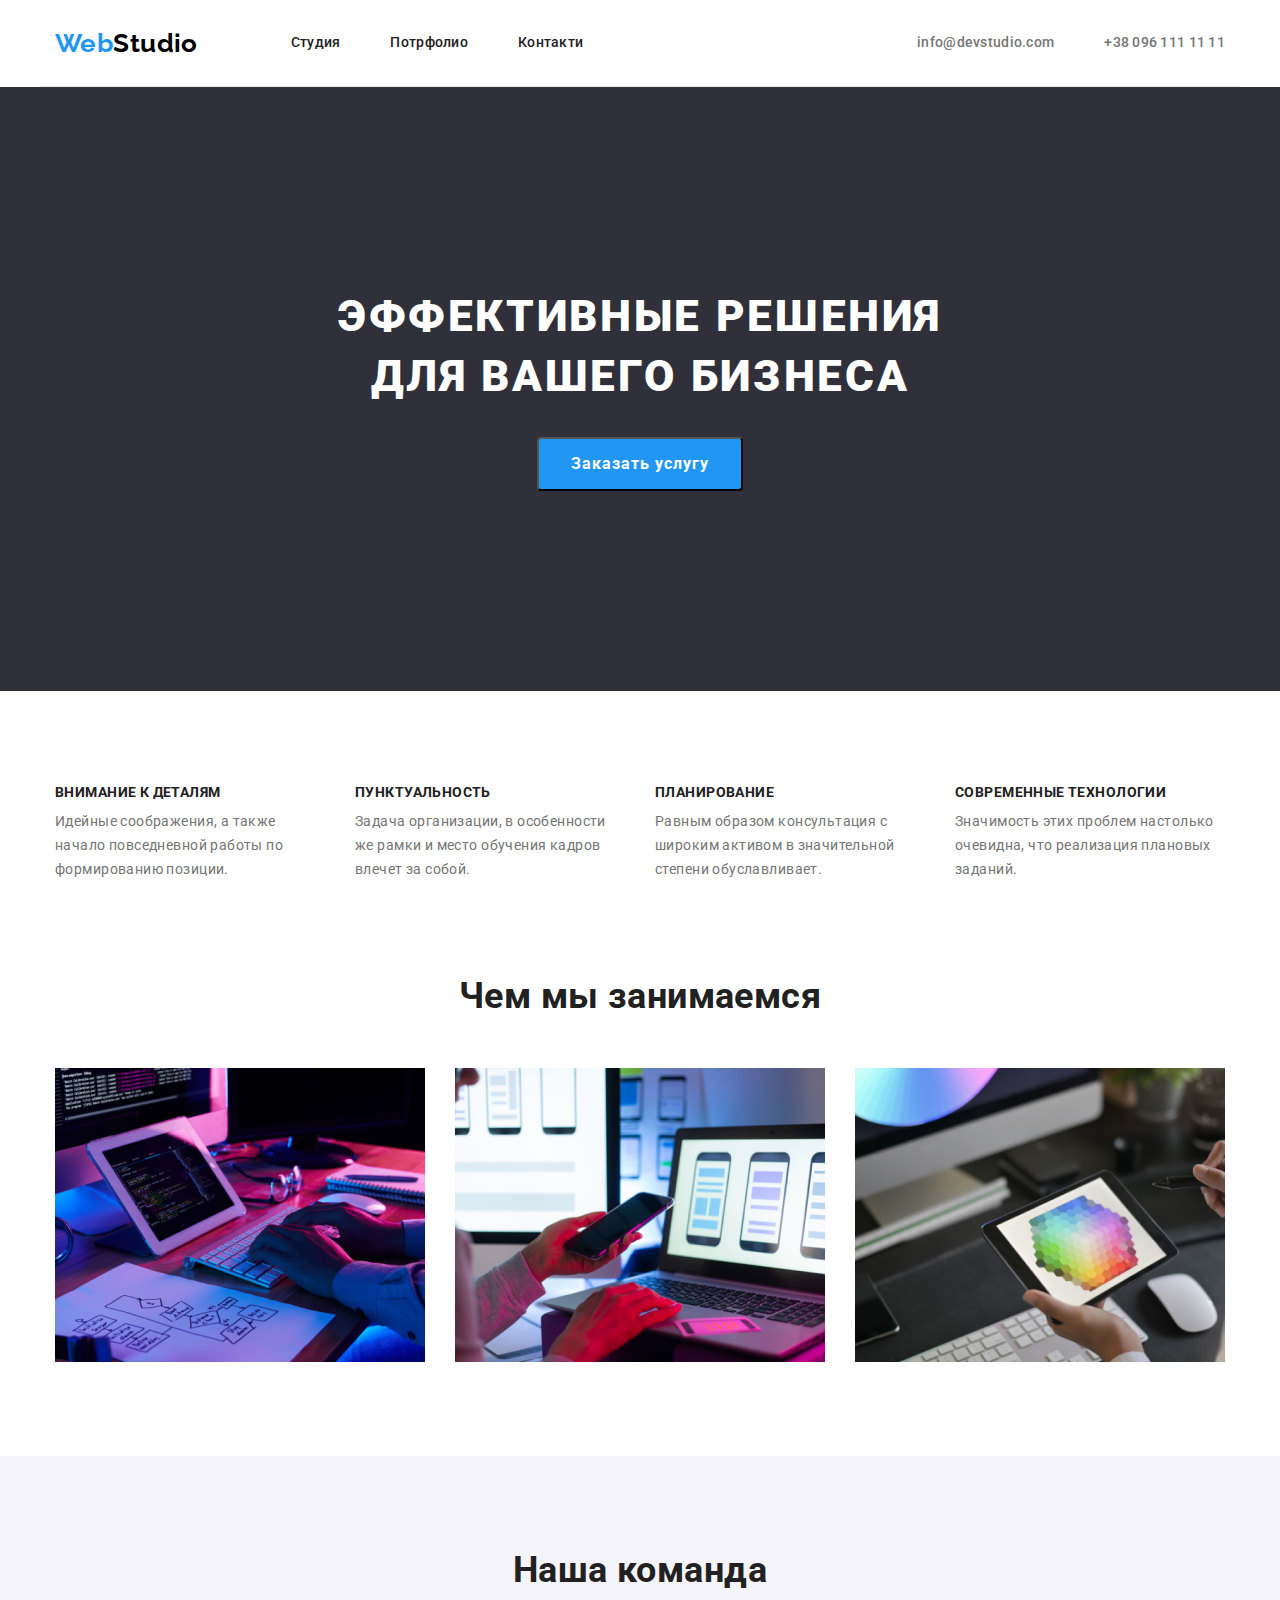
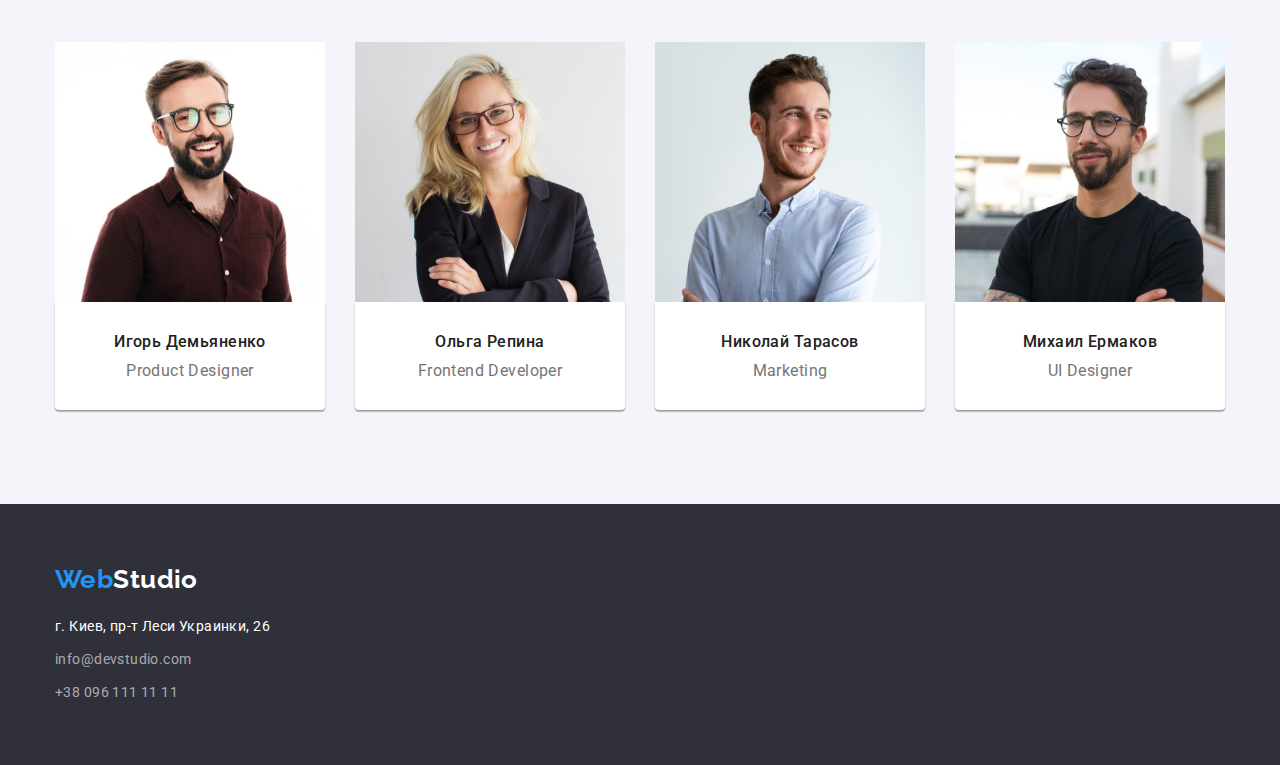
<file: index.html>
<!DOCTYPE html>
<html lang="ru">

<head>
    <meta charset="UTF-8">
    <meta http-equiv="X-UA-Compatible" content="IE=edge">
    <meta name="viewport" content="width=device-width, initial-scale=1.0">
    <title>Веб-студия</title>
    <link rel="preconnect" href="https://fonts.gstatic.com">
    <link href="https://fonts.googleapis.com/css2?family=Roboto:wght@400;500;700;900&display=swap" rel="stylesheet">
    <link rel="preconnect" href="https://fonts.gstatic.com">
    <link href="https://fonts.googleapis.com/css2?family=Raleway:wght@700&display=swap" rel="stylesheet">
    <link rel="stylesheet" href="https://cdnjs.cloudflare.com/ajax/libs/modern-normalize/1.0.0/modern-normalize.css">
    <link rel="stylesheet" href="./css/styles.css">

</head>

<body>
    <div class="container header-container">
        <header class="page-header">
            <nav class="site-nav">
                <a class="link logo-text logo" href="index.html">Web<span class="logo-item">Studio</span></a>
                <ul class="list list-nav">
                    <li class="menu-item"><a class="link link-accent" href="./index.html">Студия</a></li>
                    <li class="menu-item"><a class="link link-accent" href="./portfolio.html">Потрфолио</a></li>
                    <li class="menu-item"><a class="link link-accent" href="">Контакти</a></li>
                </ul>
            </nav>
            <ul class="list list-nav">
                <li class="contact-item">
                    <a class="link link-accent link-address" href="mailto:info@devstudio.com">info@devstudio.com </a>
                </li>
                <li class="contact-item">
                    <a class="link link-accent link-address" href="tel:+380961111111"> +38 096 111 11 11</a>
                </li>
            </ul>
        </header>
    </div>
    <main>
        <!-- секция шапка -->
        <section class="section-hero">
            <h1 class="main-title-text">Эффективные решения <br> для вашего бизнеса</h1>
            <button class="button-index">Заказать услугу</button>
        </section>
        <!-- секция "наши преимущества". Позже заголовок Н2 будет скрыт -->
        <section class="section benefits">
            <div class="container">
                <h2 class="visually-hidden">Наши преимущества</h2>
                <ul class="list benefits-list card-set">
                    <li class="item benefits-item">
                        <h3 class="sub-title-text">Внимание к деталям</h3>
                        <p>Идейные соображения, а также начало повседневной работы по формированию позиции.</p>
                    </li>
                    <li class="item benefits-item">
                        <h3 class="sub-title-text">Пунктуальность</h3>
                        <p>Задача организации, в особенности же рамки и место обучения кадров влечет за собой.</p>
                    </li>
                    <li class="item benefits-item">
                        <h3 class="sub-title-text">Планирование</h3>
                        <p>Равным образом консультация с широким активом в значительной степени обуславливает.</p>
                    </li>
                    <li class="item benefits-item">
                        <h3 class="sub-title-text">Современные технологии</h3>
                        <p>Значимость этих проблем настолько очевидна, что реализация плановых заданий.</p>
                    </li>
                </ul>
            </div>
        </section>
        <!-- секция "чем мы занимаемся" -->
        <section class="section">
            <div class="container">
                <h2 class="title-text">Чем мы занимаемся</h2>
                <ul class="list card-set">
                    <li class="item work-item"><img src="./images/specialization_photo/img1.jpg"
                            alt="Набор кода на клавиатуре" width="370" />
                    </li>
                    <li class="item work-item"><img src="./images/specialization_photo/img2.jpg"
                            alt="Розработка мобильного приложения" width="370" /> </li>
                    <li class="item work-item"><img src="./images/specialization_photo/img3.jpg"
                            alt="Цветовая палитра на планшете" width="370" />
                    </li>
                </ul>
            </div>
        </section>
        <!-- секция "Наша команда" -->
        <section class="section team-section">
            <div class="container">
                <h2 class="title-text">Наша команда</h2>
                <ul class="list card-set">
                    <li class="item worker-item">
                        <img src="./images/team_photo/img1.jpg" alt="Игорь Демьяненко" width="270" />
                        <div class="worker-card">
                            <h3 class="team-name-text">Игорь Демьяненко</h3>
                            <p class="team-position-text" lang="en">Product Designer</p>
                        </div>
                    </li>
                    <li class="item worker-item">
                        <img src="./images/team_photo/img2.jpg" alt="Ольга Репина" width="270" />
                        <div class="worker-card">
                            <h3 class="team-name-text">Ольга Репина</h3>
                            <p class="team-position-text" lang="en">Frontend Developer</p>
                        </div>
                    </li>
                    <li class="item worker-item">
                        <img src="./images/team_photo/img3.jpg" alt="Николай Тарасов" width="270" />
                        <div class="worker-card">
                            <h3 class="team-name-text">Николай Тарасов</h3>
                            <p class="team-position-text" lang="en">Marketing</p>
                        </div>
                    </li>
                    <li class="item worker-item">
                        <img src="./images/team_photo/img4.jpg" alt="Михаил Ермаков" width="270" />
                        <div class="worker-card">
                            <h3 class="team-name-text">Михаил Ермаков</h3>
                            <p class="team-position-text" lang="en">UI Designer</p>
                        </div>
                    </li>
                </ul>
            </div>
        </section>
    </main>
    <footer>
        <div class="footer-section">
            <div class="container">
                <a class="link logo-text logo-text-footer" href="index.html">Web<span class="logo-item-white">Studio</span></a>
                <address>
                    <ul class="list">
                        <li class="adress-in-foot-list">
                            <a class="link address-in-footer" href="https://goo.gl/maps/eZaEBdZkiq7512ZRA">г. Киев, пр-т
                                Леси
                                Украинки, 26</a>
                        </li>
                        <li class="adress-in-foot-list">
                            <a class="link address-in-footer-tr" href="mailto:info@devstudio.com">info@devstudio.com</a>
                        </li>
                        <li class="adress-in-foot-list">
                            <a class="link address-in-footer-tr" href="tel:+380961111111">+38 096 111 11 11</a>
                        </li>
                    </ul>
                </address>
            </div>
        </div>
    </footer>
</body>


</html>
</file>
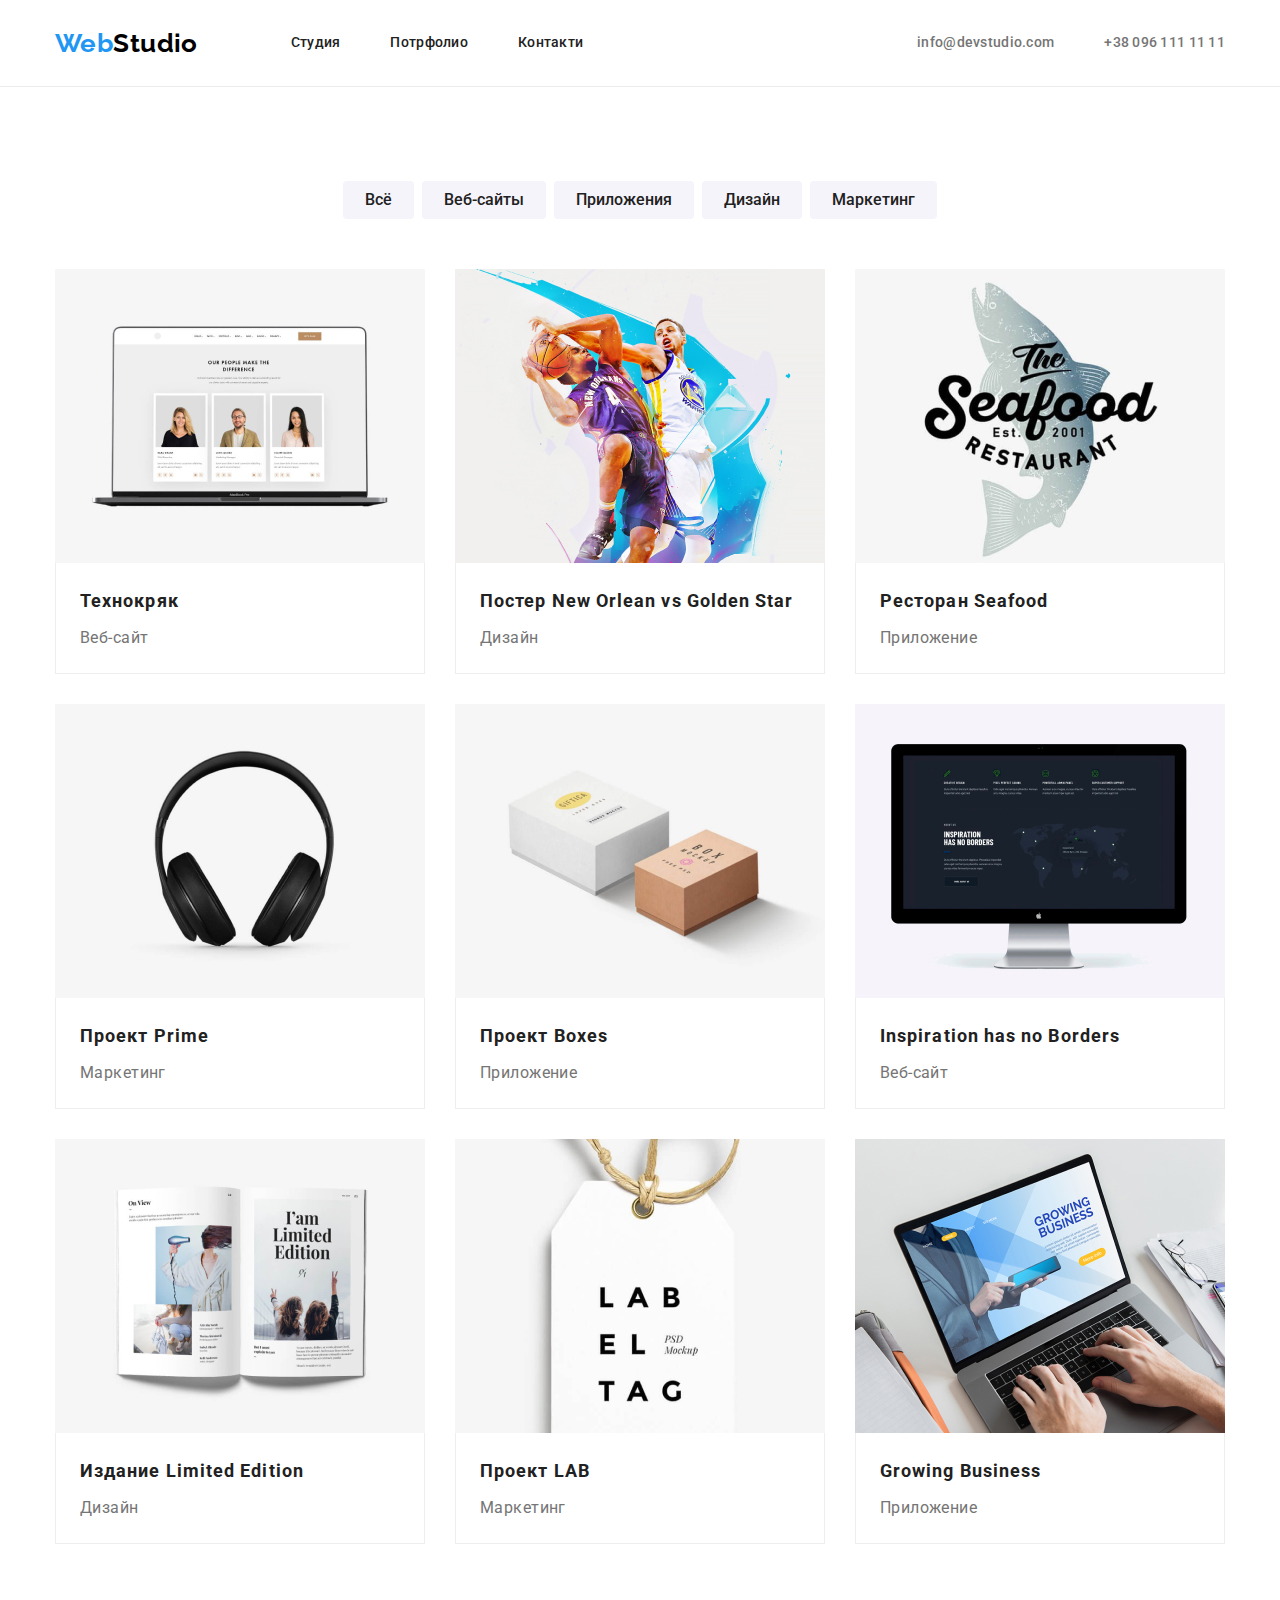
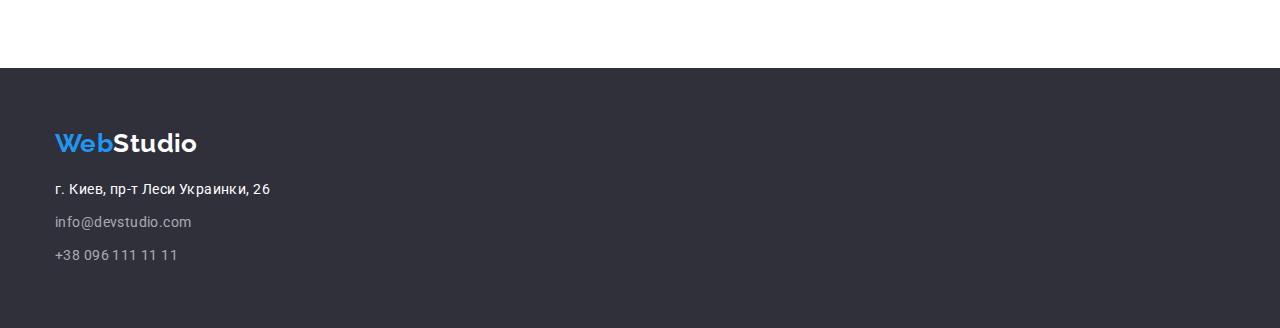
<file: portfolio.html>
<!DOCTYPE html>
<html lang="ru">

<head>
    <meta charset="UTF-8">
    <link rel="stylesheet" href="./css/styles.css" />
    <meta http-equiv="X-UA-Compatible" content="IE=edge">
    <meta name="viewport" content="width=device-width, initial-scale=1.0">
    <title>Портфолио</title>
    <link rel="preconnect" href="https://fonts.gstatic.com">
    <link
        href="https://fonts.googleapis.com/css2?family=Raleway:wght@700&family=Roboto:wght@400;500;700;900&display=swap"
        rel="stylesheet">
    <link rel="preconnect" href="https://fonts.gstatic.com">
    <link href="https://fonts.googleapis.com/css2?family=Raleway:wght@700&display=swap" rel="stylesheet">
    <link rel="stylesheet" href="https://cdnjs.cloudflare.com/ajax/libs/modern-normalize/1.0.0/modern-normalize.css">
    <link rel="stylesheet" href="./css/styles.css">
</head>

<body>
    <div class="header-container">
        <header class="container page-header">
            <nav class="site-nav">
                <a class="link logo-text logo" href="index.html">Web<span class="logo-item">Studio</span></a>
                <ul class="list list-nav">
                    <li class="menu-item"><a class="link link-accent" href="./index.html">Студия</a></li>
                    <li class="menu-item"><a class="link link-accent" href="./portfolio.html">Потрфолио</a></li>
                    <li class="menu-item"><a class="link link-accent" href="">Контакти</a></li>
                </ul>
            </nav>
            <ul class="list list-nav">
                <li class="contact-item">
                    <a class="link link-accent link-address" href="mailto:info@devstudio.com">info@devstudio.com </a>
                </li>
                <li class="contact-item">
                    <a class="link link-accent link-address" href="tel:+380961111111"> +38 096 111 11 11</a>
                </li>
            </ul>
        </header>
    </div>
    <main>
        <!-- Секция видов работ -->
    
            <section class="section">
                <div class="container">
                <h1 class="visually-hidden">
                    Виды нашей деятельности
                </h1>

                    <ul class="list work-types work-nav ">
                        <li class="work-type-item"><button type="button" class="button-portfolio">Всё</button></li>
                        <li class="work-type-item"><button type="button" class="button-portfolio">Веб-сайты</button>
                        </li>
                        <li class="work-type-item"><button type="button" class="button-portfolio">Приложения</button>
                        </li>
                        <li class="work-type-item"><button type="button" class="button-portfolio">Дизайн</button></li>
                        <li class="work-type-item"><button type="button" class="button-portfolio">Маркетинг</button>
                        </li>
                    </ul>
                <ul class="list project-list card-set">
                    <li class="item project-item">
                        <img src="./images/projects-photo/img1.jpg" alt="Страница веб-сайта Технокряк" width=370>
                        <div class="card">
                            <h2 class="project-name">Технокряк</h2>
                            <p class="project-type">Веб-сайт</p>
                        </div>
                    </li>
                    <li class="item project-item">
                        <img src="./images/projects-photo/img2.jpg" alt="Постер New Orlean vs Golden Star" width=370>
                        <div class="card">
                            <h2 class="project-name">Постер <span lang="en">New Orlean vs Golden Star</span></h2>
                            <p class="project-type">Дизайн</p>
                        </div>
                    </li>
                    <li class="item project-item">
                        <img src="./images/projects-photo/img3.jpg" alt="Ресторан Seafood" width=370>
                        <div class="card">
                            <h2 class="project-name">Ресторан <span lang="en">Seafood</span></h2>
                            <p class="project-type">Приложение</p>
                        </div>
                    </li>
                    <li class="item project-item">
                        <img src="./images/projects-photo/img4.jpg" alt="Фото Проект Prime" width=370>
                        <div class="card">
                            <h2 class="project-name">Проект <span lang="en">Prime</span></h2>
                            <p class="project-type">Маркетинг</p>
                        </div>
                    </li>
                    <li class="item project-item">
                        <img src="./images/projects-photo/img5.jpg" alt="Фото Проект Boxes" width=370>
                        <div class="card">
                            <h2 class="project-name">Проект <span lang="en">Boxes</span></h2>
                            <p class="project-type">Приложение</p>
                        </div>
                    </li>
                    <li class="item project-item">
                        <img src="./images/projects-photo/img6.jpg" alt="Фото веб-сайта Inspiration has no Borders"
                            width=370>
                        <div class="card">
                            <h2 class="project-name" lang="en">Inspiration has no Borders</h2>
                            <p class="project-type">Веб-сайт</p>
                        </div>
                    </li>
                    <li class="item project-item">
                        <img src="./images/projects-photo/img7.jpg" alt="Фото Издание Limited Edition" width=370>
                        <div class="card">
                            <h2 class="project-name">Издание <span lang="en">Limited Edition</span></h2>
                            <p class="project-type">Дизайн</p>
                        </div>
                    </li>
                    <li class="item project-item">
                        <img src="./images/projects-photo/img8.jpg" alt="Фото Проект LAB" width=370>
                        <div class="card">
                            <h2 class="project-name">Проект <span lang="en">LAB</span></h2>
                            <p class="project-type">Маркетинг</p>
                        </div>
                    </li>
                    <li class="item project-item">
                        <img src="./images/projects-photo/img9.jpg" alt="Фото Growing Business" width=370>
                        <div class="card">
                            <h2 class="project-name" lang="en">Growing Business</h2>
                            <p class="project-type">Приложение</p>
                        </div>
                    </li>
                </ul>
                </div>
        </section>
       
    </main>

    <footer>
        <div class="footer-section">
            <div class="container">
                <a class="link logo-text logo-text-footer" href="index.html">Web<span
                        class="logo-item-white">Studio</span></a>
                <address>
                    <ul class="list">
                        <li class="adress-in-foot-list">
                            <a class="link address-in-footer" href="https://goo.gl/maps/eZaEBdZkiq7512ZRA">г. Киев, пр-т
                                Леси
                                Украинки, 26</a>
                        </li>
                        <li class="adress-in-foot-list">
                            <a class="link address-in-footer-tr" href="mailto:info@devstudio.com">info@devstudio.com</a>
                        </li>
                        <li class="adress-in-foot-list">
                            <a class="link address-in-footer-tr" href="tel:+380961111111">+38 096 111 11 11</a>
                        </li>
                    </ul>
                </address>
            </div>
        </div>
    </footer>
</body>

</html>
</file>
<file: css/styles.css>
:root {
  --main-font: 'Roboto', sans-serif;
  --logo-font: 'Raleway', sans-serif;
  --main-text-color: #212121;
  --alter-text-color: #ffff;
  --parag-text-color: #757575;
  --hov-color: #2196f3;
  --dark-backgr-color: #2f303a;
  --button-backgr-color: #f5f4fa;
}

body {
  font-family: var(--main-font);
  font-size: 14px;
  line-height: 1.71;
  letter-spacing: 0.03em;
  color: var(--parag-text-color);
}
h1,
h2,
h3,
h4 {
  margin-top: 0;
}
p {
  margin-top: 0;
  margin-bottom: 0;
}
img {
  display: block;
  max-width: 100%;
  height: auto;
}
.container {
  margin-left: auto;
  margin-right: auto;
  width: 1200px;
  padding-left: 15px;
  padding-right: 15px;

  /* убрать */
  /* outline: 2px solid tomato; */
}

.list {
  list-style: none;
  margin: 0;
  padding-left: 0;
}
.page-header {
  display: flex;
  align-items: center;
  justify-content: flex-start;
  padding-top: 25px;
  padding-bottom: 25px;
  justify-content: center;
}
.header-container {
  border-bottom: 1px solid #ececec;
}

.site-nav {
  display: flex;
  align-items: center;
  margin-right: auto;
}
.list-nav {
  display: inline-flex;
}

.page-header {
  justify-content: flex-start;
}

.contact-item {
  margin-right: 50px;
}
.contact-item:last-child {
  margin-right: 0;
}

.menu-item {
  margin-right: 50px;
}
.menu-item:last-child {
  margin-right: 0;
}
.logo {
  margin-right: 93px;
}

.link {
  color: inherit;
  text-decoration: none;
  font-style: normal;
  display: block;
}
.link-address,
.link-accent {
  padding-top: 10px;
  padding-bottom: 10px;
}

.link-accent {
  font-weight: 500;
  font-size: 14px;
  line-height: 1.14;
  letter-spacing: 0.02em;

  color: var(--main-text-color);
}
.link-accent:hover,
.link-accent:focus {
  color: var(--hov-color);
}
.link-address {
  color: var(--parag-text-color);
}

.list {
  list-style: none;
}

.logo-text {
  font-family: 'Raleway', sans-serif;
  font-weight: bold;
  font-size: 26px;
  line-height: 1.19;
  color: #2196f3;
}
.logo-item {
  color: #000000;
}

.button-index {
  font-weight: bold;
  font-size: 16px;
  line-height: 1.87;
  text-align: center;
  letter-spacing: 0.06em;
  margin-top: 30px;
  border-radius: 4px;
  cursor: pointer;
  padding-top: 10px;
  padding-bottom: 10px;
  padding-right: 32px;
  padding-left: 32px;

  color: var(--alter-text-color);
  background-color: var(--hov-color);
}
.main-title-text {
  font-weight: 900;
  font-size: 44px;
  line-height: 1.36;
  text-align: center;
  letter-spacing: 0.06em;
  text-transform: uppercase;
  margin-bottom: 0;
  color: var(--alter-text-color);
}

.title-text {
  font-size: 36px;
  line-height: 1.16;
  text-align: center;
  margin-bottom: 50px;
  color: var(--main-text-color);
}

.sub-title-text {
  line-height: 1.14;
  text-transform: uppercase;
  font-size: 14px;
  margin-bottom: 10px;
  color: var(--main-text-color);
}
.visually-hidden {
  position: absolute !important;
  clip: rect(1px 1px 1px 1px);
  clip: rect(1px, 1px, 1px, 1px);
  padding: 0 !important;
  border: 0 !important;
  height: 1px !important;
  width: 1px !important;
  overflow: hidden;
}
.section-hero {
  background-color: var(--dark-backgr-color);
  max-width: 1600px;
  margin-left: auto;
  margin-right: auto;
  padding-bottom: 200px;
  padding-top: 200px;
  text-align: center;

  background-color: var(--dark-backgr-color);
}

.section {
  padding-top: 94px;
  padding-bottom: 94px;
}

.benefits {
  padding-bottom: 0;
}
.card-set {
  display: flex;
  flex-wrap: wrap;
  margin-left: -30px;
}
.item {
  margin-left: 30px;
}

.benefits-item {
  flex-basis: calc((100% - 4 * 30px) / 4);
}
.work-item {
  flex-basis: calc((100% - 3 * 30px) / 3);
}
.worker-item {
  flex-basis: calc((100% - 4 * 30px) / 4);
}
.team-section {
  background: var(--button-backgr-color);
}
.team-name-text {
  font-weight: 500;
  font-size: 16px;
  line-height: 1.19;
  text-align: center;
  margin-bottom: 10px;
  color: var(--main-text-color);
}
.team-position-text {
  font-size: 16px;
  line-height: 1.19;
  text-align: center;
}
.worker-card {
  padding-bottom: 30px;
  padding-top: 30px;
  background: #ffffff;
  box-shadow: 0px 1px 3px rgba(0, 0, 0, 0.12), 0px 1px 1px rgba(0, 0, 0, 0.14),
    0px 2px 1px rgba(0, 0, 0, 0.2);
  border-radius: 0px 0px 4px 4px;
}

/* page Portfolio */
.button-portfolio {
  font-weight: 500;
  font-size: 16px;
  line-height: 1.62;
  text-align: center;
  padding: 6px 22px;
  border-radius: 4px;
  border: none;
  cursor: pointer;
  color: var(--main-text-color);
  background-color: var(--button-backgr-color);
}

.work-type-item {
  margin-left: 0;
  margin-right: 8px;
  margin-top: 0;
  margin-bottom: 0;
  padding: 0;
}

.work-type-item:last-child {
  margin-right: 0;
}

.button-portfolio:hover,
.button-portfolio:focus {
  color: var(--alter-text-color);
  background-color: var(--hov-color);
}

.work-types {
  display: flex;
  justify-content: center;
}

.work-nav {
  margin-bottom: 50px;
}

.project-name {
  font-size: 18px;
  line-height: 2;
  letter-spacing: 0.06em;
  margin-bottom: 4px;
  color: var(--main-text-color);
}
.project-item {
  flex-basis: calc((100% - 3 * 30px) / 3);
  margin-bottom: 30px;
}
.project-type {
  font-size: 16px;
  line-height: 1.87;
}

.card {
  padding-right: 24px;
  padding-left: 24px;
  padding-bottom: 20px;
  padding-top: 20px;
  background: #ffffff;
  border: 1px solid #eeeeee;
  border-top: 0;
}

.footer-section {
  max-width: 1600px;
  margin-left: auto;
  margin-right: auto;
  padding-bottom: 60px;
  padding-top: 60px;

  background-color: var(--dark-backgr-color);
}
.logo-item-white {
  color: #ffff;
}

.logo-text-footer {
  margin-bottom: 20px;
}

.address-in-footer {
  color: var(--alter-text-color);
}

.address-in-footer:hover,
.address-in-footer:focus {
  color: var(--hov-color);
}
.address-in-footer-tr {
  color: rgba(255, 255, 255, 0.6);
}
.address-in-footer-tr:hover,
.address-in-footer-tr:focus {
  color: var(--hov-color);
}
.adress-in-foot-list {
  margin-bottom: 9px;
}
.adress-in-foot-list:last-child {
  margin-bottom: 0;
}
</file>
